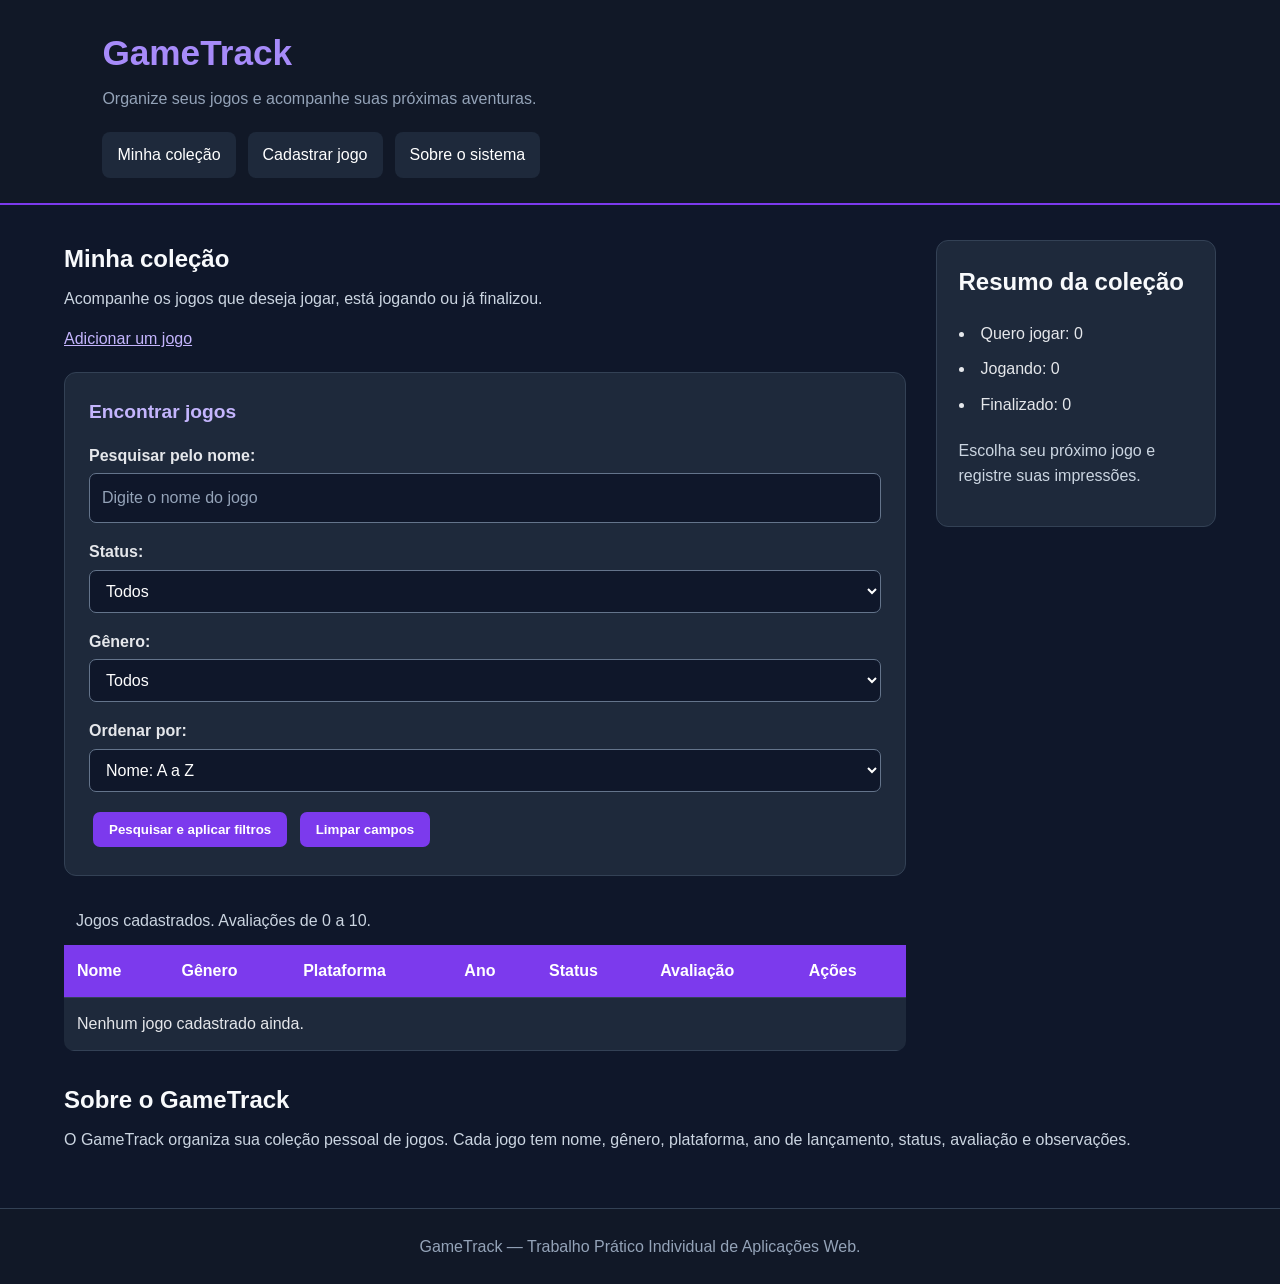
<file: index.html>
<!DOCTYPE html>
<html lang="pt-BR">
<head>
    <meta charset="UTF-8">
    <meta name="viewport" content="width=device-width, initial-scale=1.0">
    <meta name="description" content="GameTrack: organize sua coleção pessoal de jogos.">
    <title>Minha coleção | GameTrack</title>
    <link rel="stylesheet" href="assets/css/style.css">
    <script src="assets/js/script.js" defer></script>
</head>
<body>
    <a href="#conteudo">Ir para o conteúdo principal</a>

    <header>
        <h1>GameTrack</h1>
        <p>Organize seus jogos e acompanhe suas próximas aventuras.</p>

        <nav aria-label="Navegação principal">
            <ul>
                <li><a href="index.html">Minha coleção</a></li>
                <li><a href="pages/cadastro.html">Cadastrar jogo</a></li>
                <li><a href="#sobre">Sobre o sistema</a></li>
            </ul>
        </nav>
    </header>

    <main id="conteudo">
        <section aria-labelledby="colecao-titulo">
            <h2 id="colecao-titulo">Minha coleção</h2>
            <p>Acompanhe os jogos que deseja jogar, está jogando ou já finalizou.</p>
            <p><a href="pages/cadastro.html">Adicionar um jogo</a></p>

            <form id="form-filtros" aria-label="Pesquisa, filtros e ordenação">
                <fieldset>
                    <legend>Encontrar jogos</legend>

                    <p>
                        <label for="pesquisa">Pesquisar pelo nome:</label>
                        <input type="search" id="pesquisa" name="pesquisa"
                            placeholder="Digite o nome do jogo">
                    </p>

                    <p>
                        <label for="filtro-status">Status:</label>
                        <select id="filtro-status" name="status">
                            <option value="">Todos</option>
                            <option value="quero-jogar">Quero jogar</option>
                            <option value="jogando">Jogando</option>
                            <option value="finalizado">Finalizado</option>
                        </select>
                    </p>

                    <p>
                        <label for="filtro-genero">Gênero:</label>
                        <select id="filtro-genero" name="genero">
                            <option value="">Todos</option>
                            <option>RPG</option>
                            <option>Corrida</option>
                            <option>Aventura</option>
                            <option>Ação</option>
                            <option>Estratégia</option>
                            <option>Esporte</option>
                            <option>Outro</option>
                        </select>
                    </p>

                    <p>
                        <label for="ordenacao">Ordenar por:</label>
                        <select id="ordenacao" name="ordenacao">
                            <option value="nome-asc">Nome: A a Z</option>
                            <option value="nome-desc">Nome: Z a A</option>
                            <option value="ano-desc">Ano: mais recente</option>
                            <option value="nota-desc">Maior avaliação</option>
                        </select>
                    </p>

                    <button type="submit">Pesquisar e aplicar filtros</button>
                    <button type="reset">Limpar campos</button>
                </fieldset>
            </form>

            <table>
                <caption>Jogos cadastrados. Avaliações de 0 a 10.</caption>
                <thead>
                    <tr>
                        <th scope="col">Nome</th>
                        <th scope="col">Gênero</th>
                        <th scope="col">Plataforma</th>
                        <th scope="col">Ano</th>
                        <th scope="col">Status</th>
                        <th scope="col">Avaliação</th>
                        <th scope="col">Ações</th>
                    </tr>
                </thead>
                <tbody id="lista-jogos"></tbody>
            </table>
        </section>

        <aside aria-labelledby="resumo-titulo">
            <h2 id="resumo-titulo">Resumo da coleção</h2>
            <ul id="resumo-jogos"></ul>
            <p>Escolha seu próximo jogo e registre suas impressões.</p>
        </aside>

        <section id="sobre" aria-labelledby="sobre-titulo">
            <h2 id="sobre-titulo">Sobre o GameTrack</h2>
            <p>O GameTrack organiza sua coleção pessoal de jogos. Cada jogo tem nome, gênero,
                plataforma, ano de lançamento, status, avaliação e observações.</p>
        </section>
    </main>

    <footer>
        <p>GameTrack — Trabalho Prático Individual de Aplicações Web.</p>
    </footer>
</body>
</html>
</file>
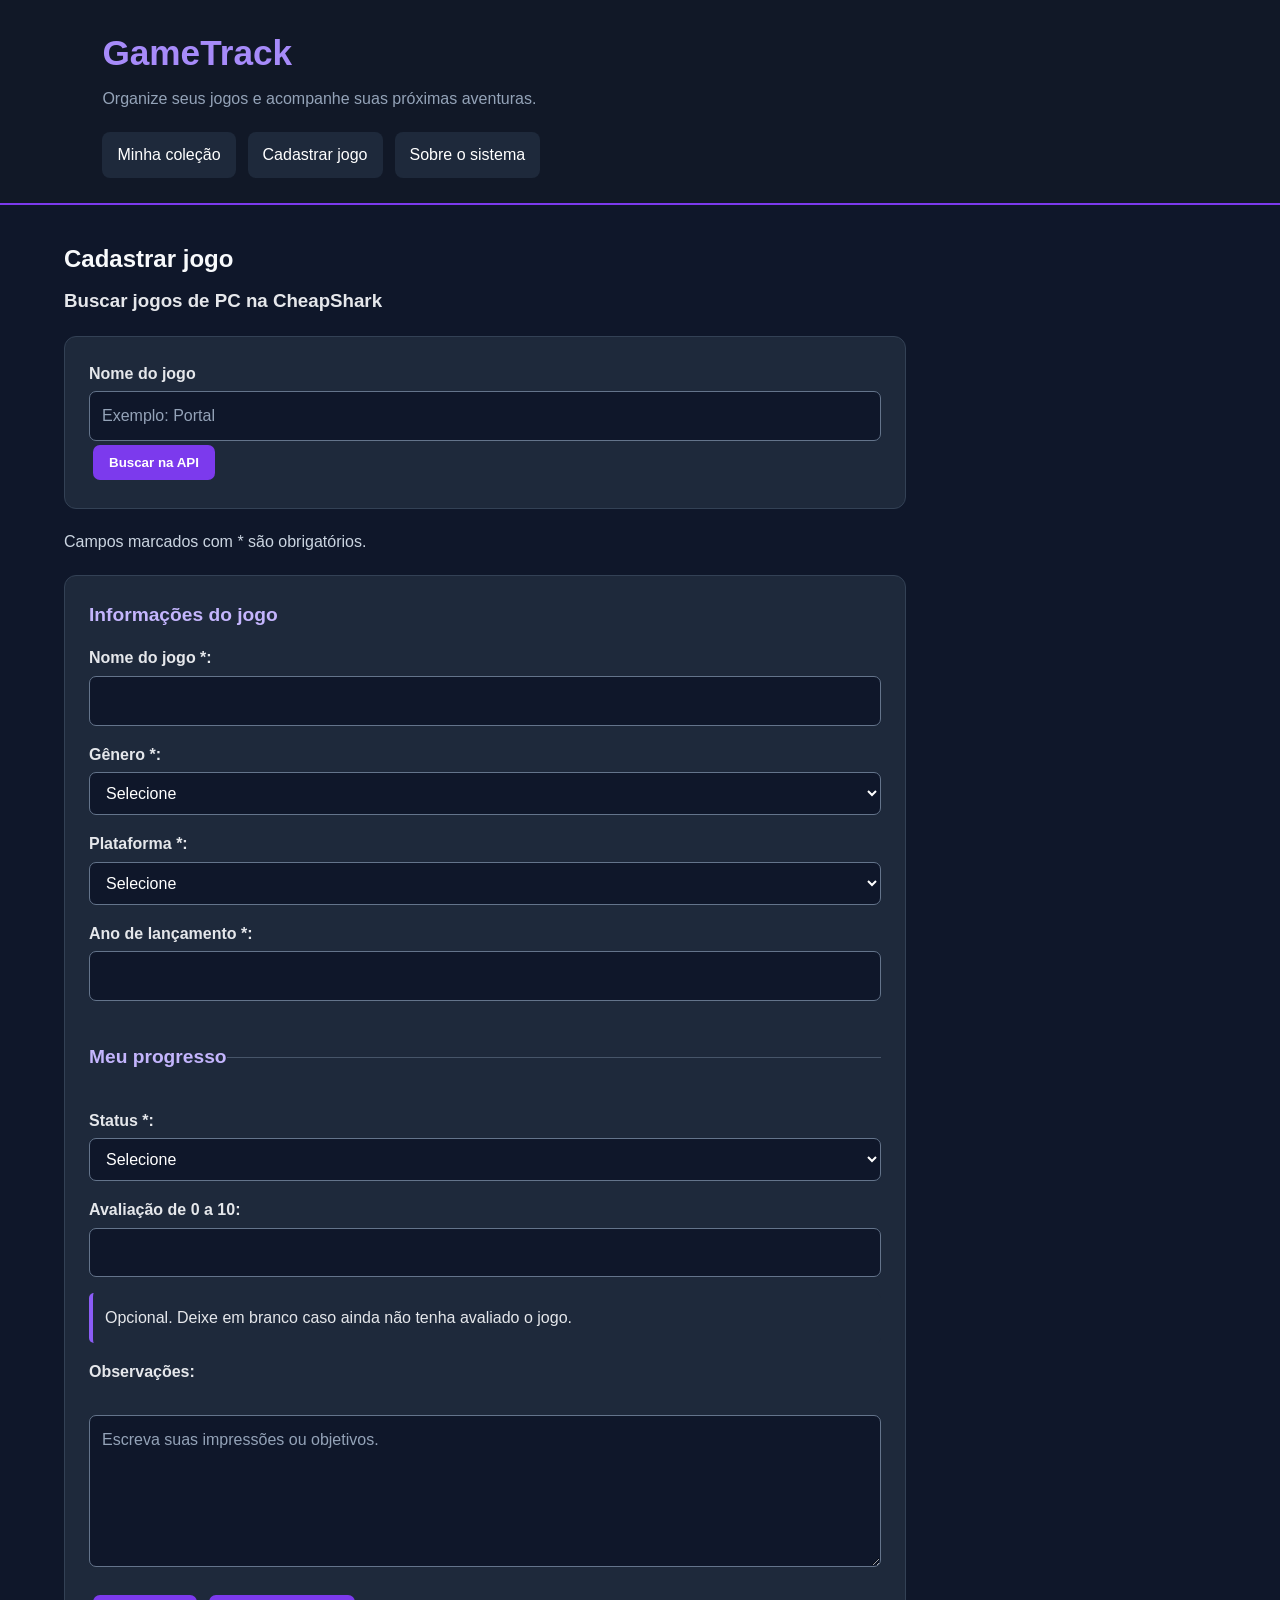
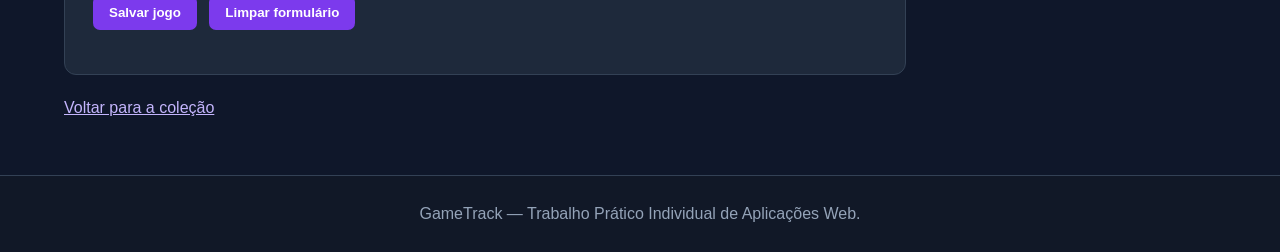
<file: pages/cadastro.html>
<!DOCTYPE html>
<html lang="pt-BR">
<head>
    <meta charset="UTF-8">
    <meta name="viewport" content="width=device-width, initial-scale=1.0">
    <meta name="description" content="Cadastre um novo jogo no GameTrack">
    <title>Cadastrar jogo | GameTrack</title>
    <link rel="stylesheet" href="../assets/css/style.css">
    <script src="../assets/js/script.js" defer></script>
    <script src="../assets/js/api-jogos.js" defer></script>
</head>
<body>
    <a href="#conteudo">Ir para o conteúdo principal</a>

    <header>
        <h1>GameTrack</h1>
        <p>Organize seus jogos e acompanhe suas próximas aventuras.</p>

        <nav aria-label="Navegação principal">
            <ul>
                <li><a href="../index.html">Minha coleção</a></li>
                <li><a href="cadastro.html">Cadastrar jogo</a></li>
                <li><a href="../index.html#sobre">Sobre o sistema</a></li>
            </ul>
        </nav>
    </header>

    <main id="conteudo">
        <section aria-labelledby="cadastro-titulo">
            <h2 id="cadastro-titulo">Cadastrar jogo</h2>

            <section id="importacao-jogos" aria-labelledby="importacao-titulo" hidden>
                <h3 id="importacao-titulo">Buscar jogos de PC na CheapShark</h3>

                <form id="form-busca-api">
                    <label for="titulo-api">Nome do jogo</label>
                    <input type="search" id="titulo-api" name="titulo"
                        required minlength="2" maxlength="100" placeholder="Exemplo: Portal">
                    <button type="submit">Buscar na API</button>
                </form>

                <p id="mensagem-api" role="status"></p>
                <ul id="resultados-api"></ul>
            </section>

            <p>Campos marcados com * são obrigatórios.</p>

            <form id="form-cadastro">
                <fieldset>
                    <legend>Informações do jogo</legend>

                    <p>
                        <label for="nome">Nome do jogo *:</label>
                        <input type="text" id="nome" name="nome" required maxlength="100">
                    </p>

                    <p>
                        <label for="genero">Gênero *:</label>
                        <select id="genero" name="genero" required>
                            <option value="">Selecione</option>
                            <option>RPG</option>
                            <option>Corrida</option>
                            <option>Aventura</option>
                            <option>Ação</option>
                            <option>Estratégia</option>
                            <option>Esporte</option>
                            <option>Outro</option>
                        </select>
                    </p>

                    <p>
                        <label for="plataforma">Plataforma *:</label>
                        <select id="plataforma" name="plataforma" required>
                            <option value="">Selecione</option>
                            <option>PC</option>
                            <option>PlayStation</option>
                            <option>Xbox</option>
                            <option>Nintendo Switch</option>
                            <option>Mobile</option>
                            <option>Outra</option>
                        </select>
                    </p>

                    <p>
                        <label for="ano">Ano de lançamento *:</label>
                        <input type="number" id="ano" name="ano"
                            required min="1950" max="2100" step="1">
                    </p>
                </fieldset>

                <fieldset>
                    <legend>Meu progresso</legend>

                    <p>
                        <label for="status">Status *:</label>
                        <select id="status" name="status" required>
                            <option value="">Selecione</option>
                            <option value="quero-jogar">Quero jogar</option>
                            <option value="jogando">Jogando</option>
                            <option value="finalizado">Finalizado</option>
                        </select>
                    </p>

                    <p>
                        <label for="avaliacao">Avaliação de 0 a 10:</label>
                        <input type="number" id="avaliacao" name="avaliacao"
                            min="0" max="10" step="0.5" aria-describedby="ajuda-avaliacao">
                    </p>
                    <p id="ajuda-avaliacao">Opcional. Deixe em branco caso ainda não tenha avaliado o jogo.</p>

                    <p>
                        <label for="observacoes">Observações:</label><br>
                        <textarea id="observacoes" name="observacoes" rows="5" cols="40"
                            maxlength="1000" placeholder="Escreva suas impressões ou objetivos."></textarea>
                    </p>
                </fieldset>

                <p>
                    <button type="submit">Salvar jogo</button>
                    <button type="reset">Limpar formulário</button>
                </p>
            </form>

            <p id="mensagem-cadastro" role="status"></p>
            <p><a href="../index.html">Voltar para a coleção</a></p>
        </section>
    </main>

    <footer>
        <p>GameTrack — Trabalho Prático Individual de Aplicações Web.</p>
    </footer>
</body>
</html>
</file>
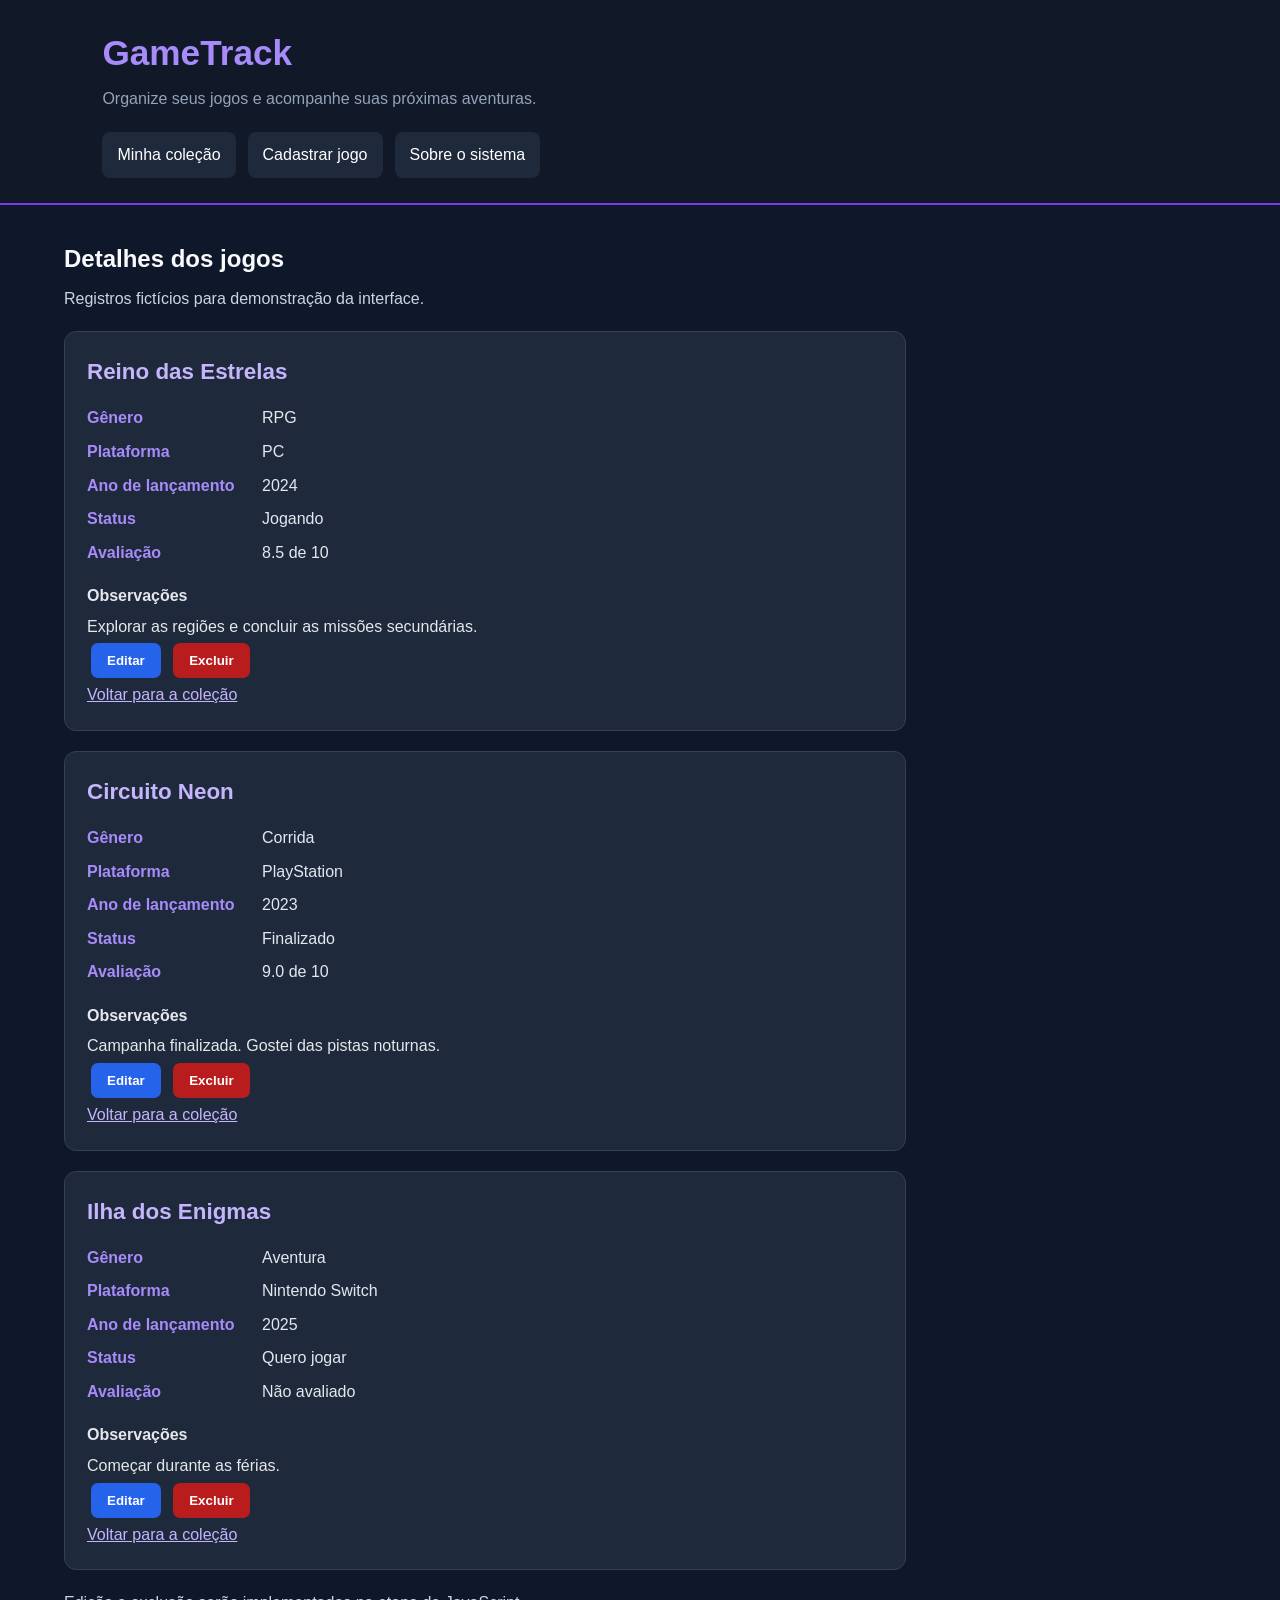
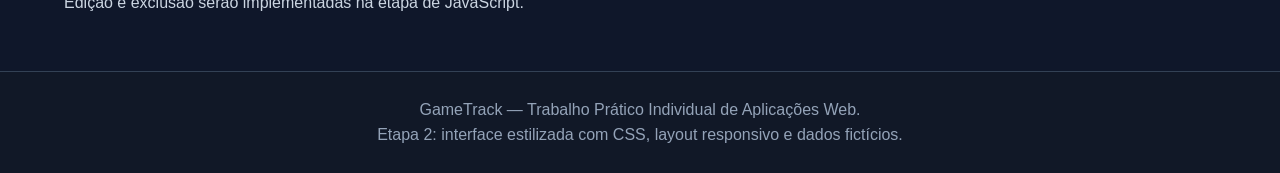
<file: pages/detalhes.html>
<!DOCTYPE html>
<html lang="pt-BR">

<head>
    <meta charset="UTF-8">
    <meta name="viewport" content="width=device-width, initial-scale=1.0">
    <meta name="description" content="GameTrack: organize sua coleção pessoal de jogos.">
    <title>Detalhes dos jogos | GameTrack</title>
    <link rel="stylesheet" href="../assets/css/style.css">
</head>
<body>
    <a href="#conteudo">Ir para o conteúdo principal</a>
    <header>
        <h1>GameTrack</h1>
        <p>Organize seus jogos e acompanhe suas próximas aventuras.</p>
        <nav aria-label="Navegação principal">
            <ul>
                <li><a href="../index.html">Minha coleção</a></li>
                <li><a href="../pages/cadastro.html">Cadastrar jogo</a></li>
                <li><a href="../index.html#sobre">Sobre o sistema</a></li>
            </ul>
        </nav>
    </header>
    <main id="conteudo">
        <section aria-labelledby="detalhes-titulo">
            <h2 id="detalhes-titulo">Detalhes dos jogos</h2>
            <p>Registros fictícios para demonstração da interface.</p>
            <article id="jogo-1" aria-labelledby="titulo-jogo-1">
                <h3 id="titulo-jogo-1">Reino das Estrelas</h3>
                <dl>
                    <dt>Gênero</dt><dd>RPG</dd>
                    <dt>Plataforma</dt><dd>PC</dd>
                    <dt>Ano de lançamento</dt><dd>2024</dd>
                    <dt>Status</dt><dd>Jogando</dd>
                    <dt>Avaliação</dt><dd>8.5 de 10</dd>
                </dl>
                <h4>Observações</h4>
                <p>Explorar as regiões e concluir as missões secundárias.</p>
                <p><button type="button" aria-label="Editar Reino das Estrelas">Editar</button>
                    <button type="button" aria-label="Excluir Reino das Estrelas">Excluir</button></p>
                <p><a href="../index.html">Voltar para a coleção</a></p>
            </article>
            <article id="jogo-2" aria-labelledby="titulo-jogo-2">
                <h3 id="titulo-jogo-2">Circuito Neon</h3>
                <dl>
                    <dt>Gênero</dt><dd>Corrida</dd>
                    <dt>Plataforma</dt><dd>PlayStation</dd>
                    <dt>Ano de lançamento</dt><dd>2023</dd>
                    <dt>Status</dt><dd>Finalizado</dd>
                    <dt>Avaliação</dt><dd>9.0 de 10</dd>
                </dl>
                <h4>Observações</h4>
                <p>Campanha finalizada. Gostei das pistas noturnas.</p>
                <p><button type="button" aria-label="Editar Circuito Neon">Editar</button>
                    <button type="button" aria-label="Excluir Circuito Neon">Excluir</button></p>
                <p><a href="../index.html">Voltar para a coleção</a></p>
            </article>
            <article id="jogo-3" aria-labelledby="titulo-jogo-3">
                <h3 id="titulo-jogo-3">Ilha dos Enigmas</h3>
                <dl>
                    <dt>Gênero</dt><dd>Aventura</dd>
                    <dt>Plataforma</dt><dd>Nintendo Switch</dd>
                    <dt>Ano de lançamento</dt><dd>2025</dd>
                    <dt>Status</dt><dd>Quero jogar</dd>
                    <dt>Avaliação</dt><dd>Não avaliado</dd>
                </dl>
                <h4>Observações</h4>
                <p>Começar durante as férias.</p>
                <p><button type="button" aria-label="Editar Ilha dos Enigmas">Editar</button>
                    <button type="button" aria-label="Excluir Ilha dos Enigmas">Excluir</button></p>
                <p><a href="../index.html">Voltar para a coleção</a></p>
            </article>
            <p>Edição e exclusão serão implementadas na etapa de JavaScript.</p>
        </section>
    </main>
    <footer>
        <p>GameTrack — Trabalho Prático Individual de Aplicações Web.</p>
        <p>Etapa 2: interface estilizada com CSS, layout responsivo e dados fictícios.</p>
    </footer>
</body>
</html>
</file>
<file: assets/css/style.css>
/* =========================
   CONFIGURAÇÕES GERAIS
========================= */

* {
    margin: 0;
    padding: 0;
    box-sizing: border-box;
}

html {
    scroll-behavior: smooth;
}

body {
    font-family: Arial, Helvetica, sans-serif;
    background-color: #0f172a;
    color: #e5e7eb;
    line-height: 1.6;
    min-height: 100vh;
}

a {
    color: #c4b5fd;
}

a:hover {
    color: #ffffff;
}


/* =========================
   ACESSIBILIDADE
========================= */

body > a:first-child {
    position: absolute;
    left: -9999px;
}

body > a:first-child:focus {
    left: 20px;
    top: 20px;
    z-index: 1000;
    background-color: white;
    color: #111827;
    padding: 10px 15px;
    border-radius: 8px;
}


/* =========================
   CABEÇALHO
========================= */

header {
    background-color: #111827;
    padding: 25px 8%;
    border-bottom: 2px solid #7c3aed;
}

header h1 {
    color: #a78bfa;
    font-size: 2.2rem;
}

header > p {
    color: #94a3b8;
    margin: 5px 0 20px;
}


/* =========================
   NAVEGAÇÃO - FLEXBOX
========================= */

nav ul {
    display: flex;
    gap: 12px;
    flex-wrap: wrap;
    list-style: none;
}

nav a {
    display: block;
    padding: 10px 15px;
    color: white;
    text-decoration: none;
    background-color: #1e293b;
    border-radius: 8px;
    transition: 0.2s;
}

nav a:hover {
    background-color: #7c3aed;
    transform: translateY(-2px);
}

nav a:focus-visible {
    outline: 3px solid #c4b5fd;
    outline-offset: 3px;
}


/* =========================
   LAYOUT PRINCIPAL - GRID
========================= */

main {
    width: 90%;
    max-width: 1200px;
    margin: 35px auto;

    display: grid;
    grid-template-columns: minmax(0, 3fr) minmax(220px, 1fr);
    gap: 30px;
    align-items: start;
}

main > section:first-child {
    min-width: 0;
}

#sobre {
    grid-column: 1 / -1;
}

section h2,
aside h2 {
    color: #f8fafc;
    margin-bottom: 8px;
}

section > p,
aside > p {
    color: #cbd5e1;
    margin-bottom: 15px;
}


/* =========================
   FORMULÁRIOS
========================= */

form {
    background-color: #1e293b;
    padding: 24px;
    margin: 20px 0;
    border: 1px solid #334155;
    border-radius: 12px;
}

fieldset {
    border: 0;
}

fieldset + fieldset {
    margin-top: 25px;
    padding-top: 20px;
    border-top: 1px solid #475569;
}

legend {
    color: #c4b5fd;
    font-size: 1.2rem;
    font-weight: bold;
    margin-bottom: 15px;
}

form p {
    margin-bottom: 16px;
}

label {
    display: block;
    margin-bottom: 5px;
    font-weight: bold;
}

input,
select,
textarea {
    width: 100%;
    max-width: 100%;
    padding: 11px 12px;
    background-color: #0f172a;
    color: white;
    border: 1px solid #64748b;
    border-radius: 7px;
    font: inherit;
}

textarea {
    min-height: 120px;
    resize: vertical;
}

input::placeholder,
textarea::placeholder {
    color: #94a3b8;
}


/* Foco dos campos */

input:focus,
select:focus,
textarea:focus {
    outline: 3px solid #8b5cf6;
    outline-offset: 2px;
    border-color: transparent;
}


/* =========================
   BOTÕES
========================= */

button {
    padding: 10px 16px;
    margin: 4px;
    border: none;
    border-radius: 7px;
    background-color: #7c3aed;
    color: white;
    font-weight: bold;
    cursor: pointer;
    transition: 0.2s;
}

button:hover {
    background-color: #6d28d9;
    transform: translateY(-2px);
}

button:focus-visible {
    outline: 3px solid #c4b5fd;
    outline-offset: 3px;
}


/* Excluir */

button[aria-label^="Excluir"] {
    background-color: #b91c1c;
}

button[aria-label^="Excluir"]:hover {
    background-color: #991b1b;
}


/* Editar */

button[aria-label^="Editar"] {
    background-color: #2563eb;
}

button[aria-label^="Editar"]:hover {
    background-color: #1d4ed8;
}


/* =========================
   TABELA / LISTAGEM
========================= */

table {
    width: 100%;
    border-collapse: collapse;
    margin-top: 20px;
    background-color: #1e293b;
    border-radius: 10px;
    overflow: hidden;
}

caption {
    padding: 12px;
    color: #cbd5e1;
    text-align: left;
}

th,
td {
    padding: 13px;
    border-bottom: 1px solid #334155;
    text-align: left;
}

thead {
    background-color: #7c3aed;
    color: white;
}

tbody tr {
    transition: background-color 0.2s;
}

tbody tr:hover {
    background-color: #293548;
}

td a {
    display: inline-block;
    margin-bottom: 6px;
}


/* =========================
   RESUMO DA COLEÇÃO
========================= */

aside {
    background-color: #1e293b;
    border: 1px solid #334155;
    border-radius: 12px;
    padding: 22px;
}

aside ul {
    list-style-position: inside;
    margin: 15px 0;
}

aside li {
    padding: 5px 0;
}


/* =========================
   DETALHES DOS JOGOS
========================= */

article {
    background-color: #1e293b;
    border: 1px solid #334155;
    border-radius: 12px;
    padding: 22px;
    margin: 20px 0;
    transition: 0.2s;
}

article:hover {
    border-color: #8b5cf6;
    transform: translateY(-3px);
}

article h3 {
    color: #c4b5fd;
    font-size: 1.4rem;
    margin-bottom: 15px;
}

/* GRID utilizado nos detalhes */

article dl {
    display: grid;
    grid-template-columns: 160px 1fr;
    gap: 8px 15px;
    margin-bottom: 18px;
}

article dt {
    font-weight: bold;
    color: #a78bfa;
}

article dd {
    color: #e2e8f0;
}

article h4 {
    margin: 15px 0 5px;
}


/* =========================
   MENSAGENS / ESTADOS
========================= */

#aviso-controles,
#aviso-cadastro,
#ajuda-avaliacao {
    background-color: #1e293b;
    border-left: 4px solid #8b5cf6;
    padding: 12px;
    border-radius: 5px;
}


/* =========================
   RODAPÉ
========================= */

footer {
    margin-top: 40px;
    padding: 25px;
    text-align: center;
    background-color: #111827;
    border-top: 1px solid #334155;
    color: #94a3b8;
}


/* =========================
   RESPONSIVIDADE
========================= */

@media (max-width: 900px) {

    main {
        grid-template-columns: 1fr;
    }

    #sobre {
        grid-column: auto;
    }

    table {
        display: block;
        overflow-x: auto;
        white-space: nowrap;
    }
}


@media (max-width: 600px) {

    header {
        padding: 20px;
    }

    header h1 {
        font-size: 1.8rem;
    }

    nav ul {
        flex-direction: column;
    }

    nav a {
        text-align: center;
    }

    main {
        width: 94%;
        margin: 25px auto;
    }

    form {
        padding: 16px;
    }

    article dl {
        grid-template-columns: 1fr;
    }

    article dd {
        margin-bottom: 8px;
    }

    button {
        width: 100%;
        margin: 5px 0;
    }
}
/* Melhoria dos estados de interação */

a,
button,
input,
select,
textarea {
    transition: 0.2s ease;
}

input:hover,
select:hover,
textarea:hover {
    border-color: #a78bfa;
}

button:active {
    transform: scale(0.98);
}
/* Ajustes para celulares menores */

@media (max-width: 480px) {
    body {
        font-size: 0.95rem;
    }

    header h1 {
        font-size: 1.6rem;
    }

    main {
        width: 92%;
    }

    th,
    td {
        padding: 10px;
    }
}
</file>
